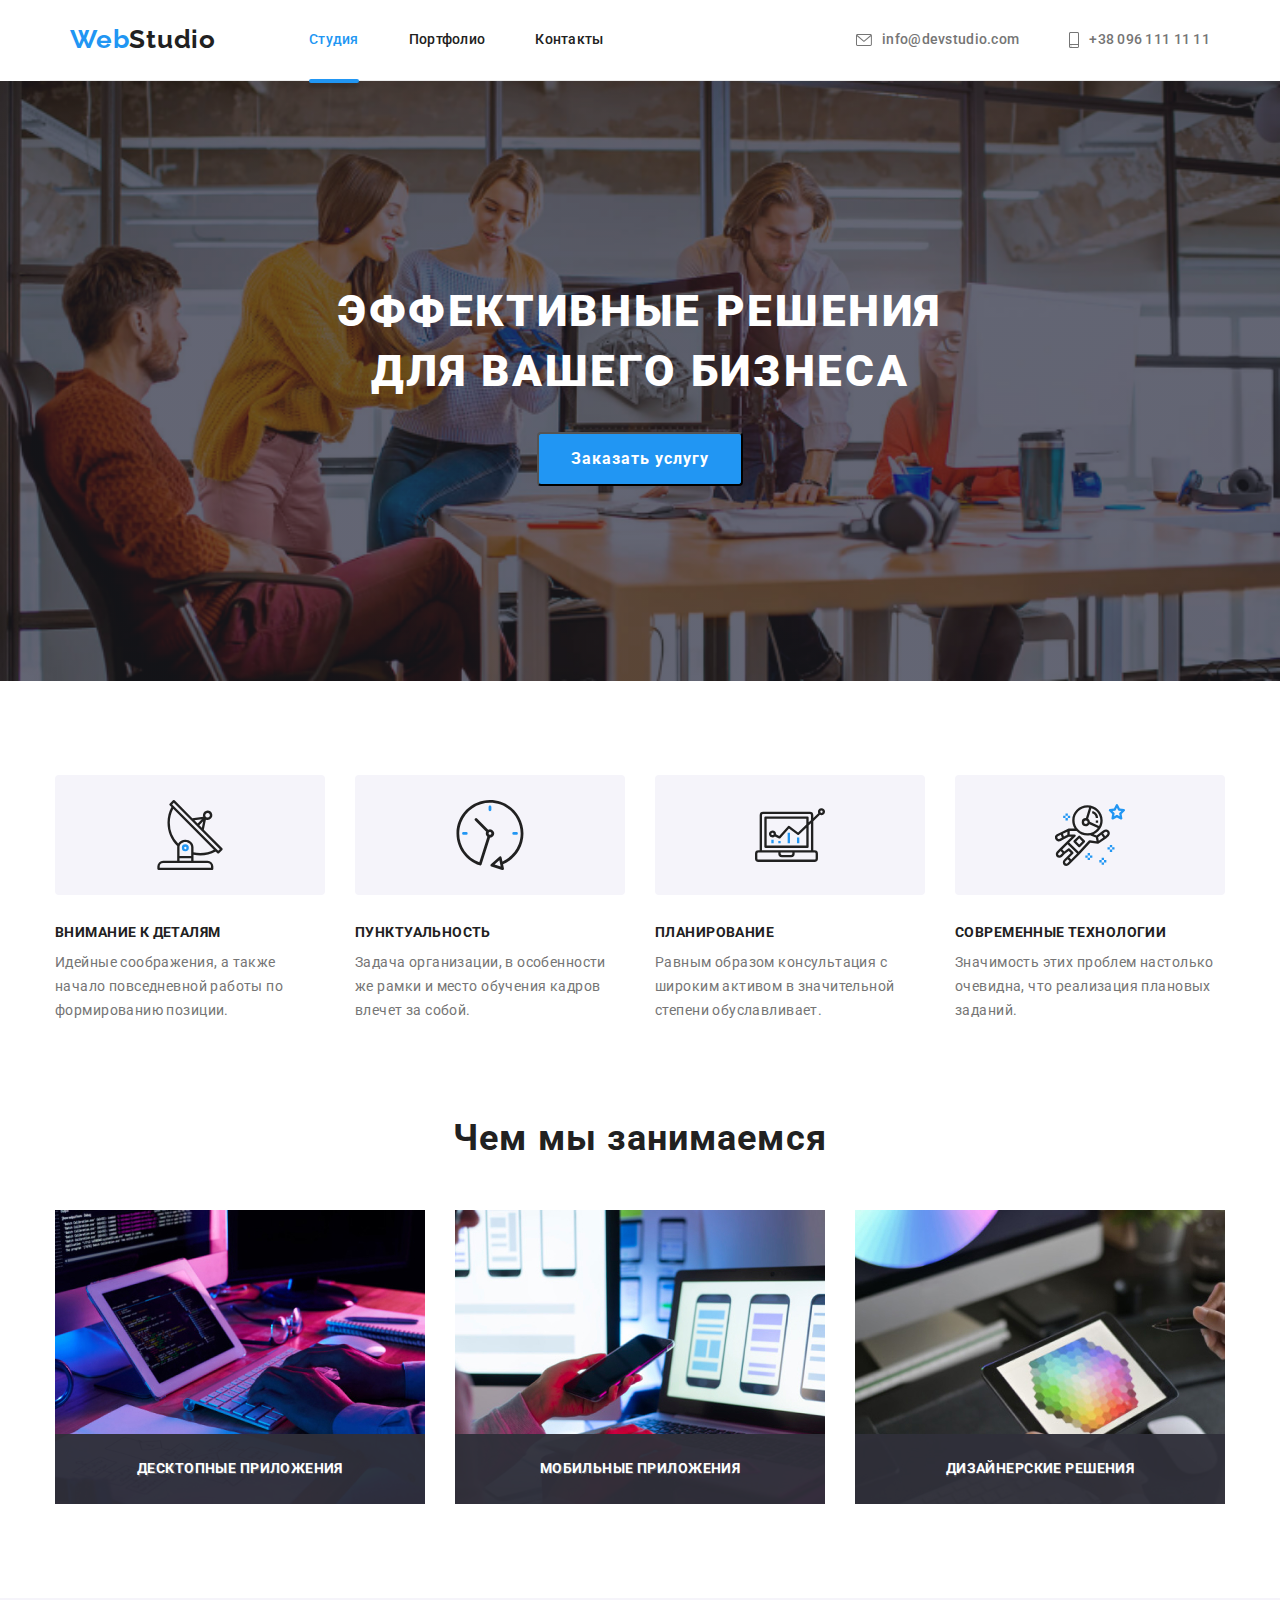
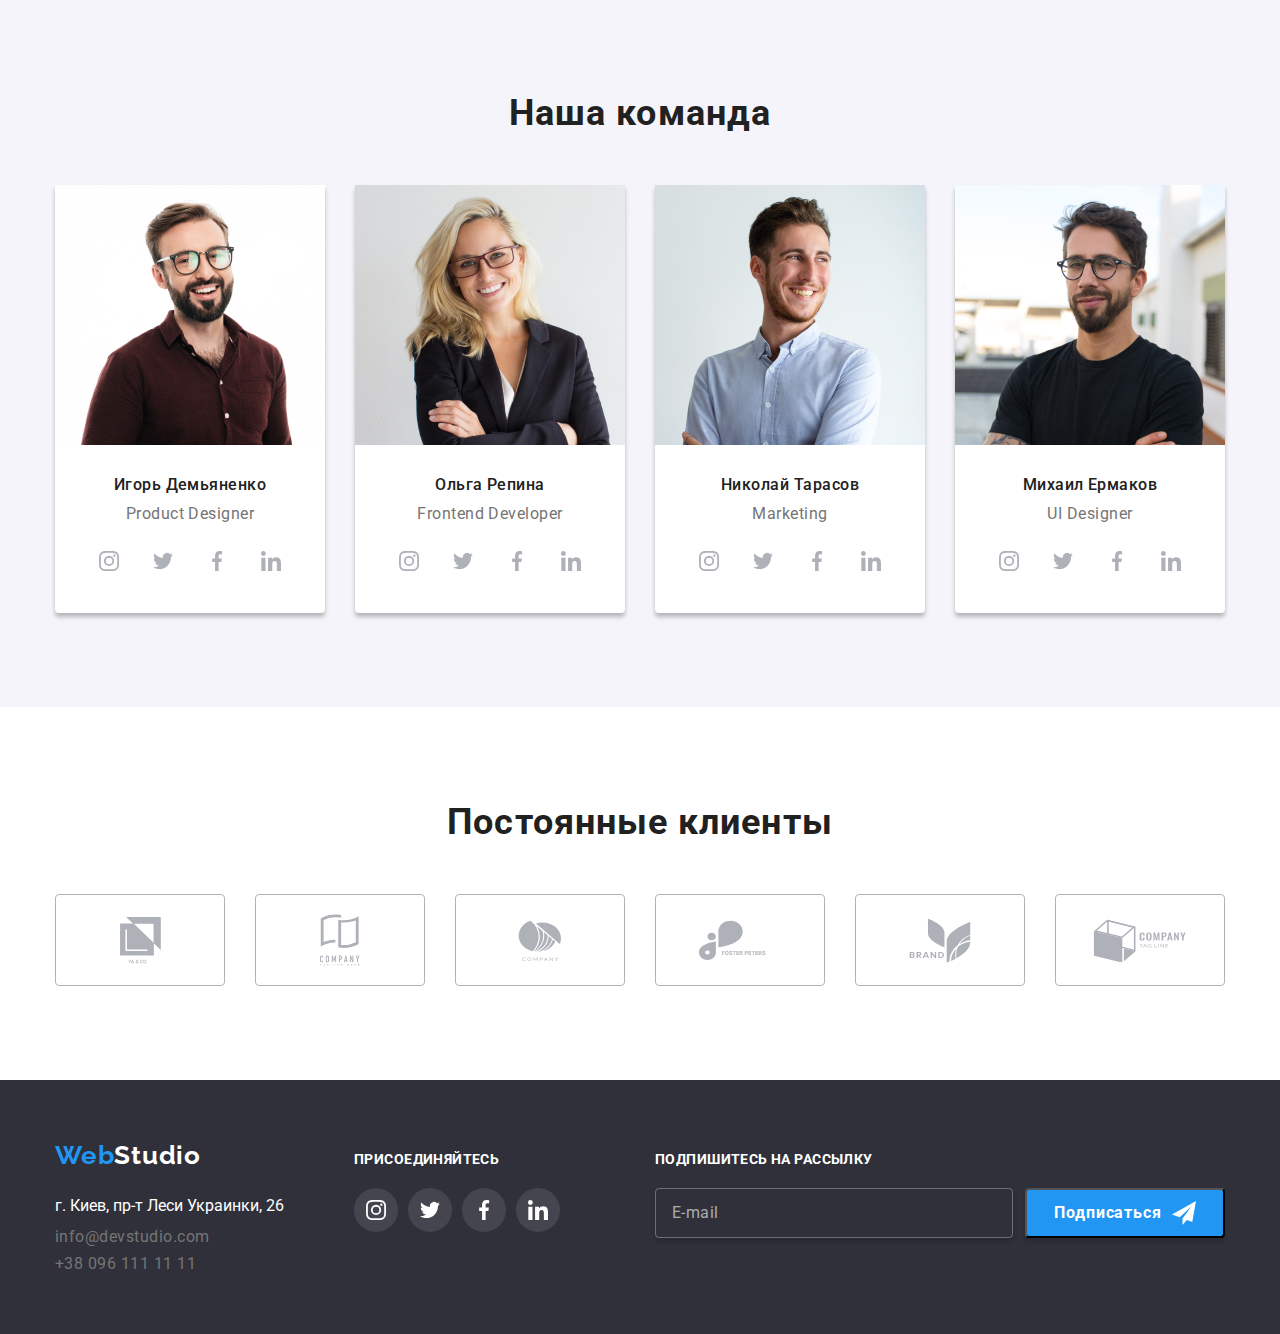
<file: index.html>
<!DOCTYPE html>
<html lang="en">

<head>
    <meta charset="UTF-8">
    <meta http-equiv="X-UA-Compatible" content="IE=edge">
    <meta name="viewport" content="width=device-width, initial-scale=1.0">
    <title>htmlcss38</title>
    <link rel="preconnect" href="https://fonts.gstatic.com">
    <link href="https://fonts.googleapis.com/css2?family=Raleway:wght@700&display=swap" rel="stylesheet">
    <link rel="preconnect" href="https://fonts.gstatic.com">
    <link href="https://fonts.googleapis.com/css2?family=Roboto:wght@400;500;700;900&display=swap" rel="stylesheet">
    <link rel="stylesheet"
        href="https://cdnjs.cloudflare.com/ajax/libs/modern-normalize/1.1.0/modern-normalize.min.css">
    <link rel="stylesheet" href="./css/main.min.css" />
</head>

<body class="pagebody">
    <!--Header-section-->
    <header class="header container">
        <div class="">
            <nav class="nav-section container">
                <a href="" class="logo logo--header"><span class="logo--accent">Web</span>Studio</a>
                <button class="mobile-open">
                    <svg class="icon-menu" width="40px" height="40px" aria-label="Кнопка мобильного меню">
                        <use href="./images/icons.svg#menu"></use>
                    </svg>
                </button>
            
                <nav class="">
                    <ul class="site-nav">
                        <li class="site-nav__item"> <a href="./index.html" class="site-nav__link site-nav__link--current">Студия</a>
                        </li>
                        <li class="site-nav__item"> <a href="./portfolio.html" class="site-nav__link">Портфолио</a> </li>
                        <li class="site-nav__item"> <a href="" class="site-nav__link">Контакты</a> </li>
                    </ul>
                </nav>
            
                <ul class="contact-list">
                    <li class="contact-list__item"><a href="mailto:info@devstudio.com" class="contact-link">
                            <svg class="head-contacts__icon" width="16" height="12">
                                <use href="./images/icons.svg#icon-mail"></use>
                            </svg>
                            info@devstudio.com</a></li>
                    <li class="contact-list__item"><a href="tel:+380961111111" class="contact-link">
                            <svg class="head-contacts__icon" width="10" height="16">
                                <use href="./images/icons.svg#icon-smartphone"></use>
                            </svg>
                            +38 096 111 11 11</a></li>
                </ul>
            </nav>
            
            <div class="container mobile touch-transform is-hidden">
                <div class="">
                    <div class="mobile-container touch-transform">
                        <button class="mobile-close">
                            <svg class="icon-menu-close" width="40" height="40">
                                <use href="./images/icons.svg#menu-close"></use>
                            </svg>
                        </button>
                        <ul class="mobile-menu">
                            <li class="mobile-menu__item">
                                <a href="./index.html" class="mobile-menu__link active">Студия</a>
                            </li>
                            <li class="mobile-menu__item">
                                <a href="./portfolio.html" class="mobile-menu__link">Портфолио</a>
                            </li>
                            <li class="mobile-menu__item">
                                <a href="" class="mobile-menu__link">Контакты</a>
                            </li>
                        </ul>
                        <div class="mobile-bottom">
                            <ul class="mobile-contacts">
                                <li class="mobile-contacts__item">
                                    <a href="tel:+380961111111" class="mobile-contacts__tel">+38 096 111 11 11</a>
                                </li>
                                <li class="mobile-contacts__item">
                                    <a href="mailto:info@devstudio.com" class="mobile-contacts__mail">info@devstudio.com</a>
                                </li>
                            </ul>
                            <ul class="burger-links">
                                <li class="burger-links__item"><a href="" class="burger-links-link"></a>Instagram</li>
                                <li class="burger-links__item"></li>
                                <li class="burger-links__item"><a href="" class="burger-links-link"></a>Twitter</li>
                                <li class="burger-links__item"></li>
                                <li class="burger-links__item"><a href="" class="burger-links-link"></a>Facebook</li>
                                <li class="burger-links__item"></li>
                                <li class="burger-links__item"><a href="" class="burger-links-link"></a>LinkedIn</li>
                            </ul>
                        </div>
                    </div>
                </div>
                
            </div>
        </div>
    </header>

    <main>
        <!--Hero-section-->
        <section class="">
            <div class="hero">
                <div class="hero__overlay">
                    <h1 class="hero__title">Эффективные решения для вашего бизнеса</h1>
                    <button type="button" class="cursors hero__btn" data-modal-open>Заказать услугу</button>
                </div>
            </div>
        </section>

        <!-- Backdrop & Modal -->
        <div class="backdrop is-hidden" data-modal>
            <div class="modal">
                <button type="button" class="modal__btn-close cursors" atl="Close" data-modal-close>
                    <svg class="modal__icon-close" width="11" height="11">
                        <use href="./images/icons.svg#icon-close"></use>
                    </svg>
                </button>

                <form class="form">
                    <h3 class="form__title">Оставьте свои данные, мы вам перезвоним</h3>
                    
                    <div class="form__field">
                        <label for="name" class="form__label">Имя</label>
                        <div class="form__input-box">
                            <input type="text" class="form__input" name="name" id="name" />
                            <svg class="form__icon" width="18" height="18">
                                <use href="./images/icons.svg#person-black"></use>
                            </svg>
                        </div>
                    </div>
                    
                    <div class="form__field">
                        <label for="tel" class="form__label">Телефон</label>
                        <div class="form__input-box">
                            <input type="tel" class="form__input" name="tel" id="tel" />
                            <svg class="form__icon" width="18" height="18">
                                <use href="./images/icons.svg#phone-black"></use>
                            </svg>
                        </div>
                    </div>
                    
                    <div class="form__field">
                        <label for="mail" class="form__label">Почта</label>
                        <div class="form__input-box">
                            <input type="email" class="form__input" name="mail" id="mail" />
                            <svg class="form__icon" width="18" height="18">
                                <use href="./images/icons.svg#email-black"></use>
                            </svg>
                        </div> 
                    </div>

                    <div class="form__field">
                        <label for="comment" class="form__label">Комментарий</label>
                        <textarea name="comment" id="comment" class="form__comment-area" placeholder="Введите текст"></textarea>
                    </div>

                    
                    <label class="policy">
                        <input class="policy__checkbox" type="checkbox" name="agree">
                        <span class="policy__icon"></span>
                        <span>Соглашаюсь с рассылкой и принимаю</span>&nbsp;
                        <a href="" class="policy__link">Условия договора</a>
                    </label>
                    
                    
                    <button type="submit" class="form__btn-submit cursors">Отправить</button>
                </form>

            </div>
        </div>

        <!--Features-section-->
        <section class="section">
            <div class="container">
                <ul class="feature__list">

                    <li class="feature__item">
                        <div class="feature__pic">
                            <svg class="feature__icon">
                                <use href="./images/icons.svg#icon-antenna"></use>
                            </svg>
                        </div>
                        <div class="feature__content">
                            <h3 class="feature__title">Внимание к деталям</h3>
                            <p class="feature__text">Идейные соображения, а также начало повседневной работы по формированию
                                позиции.</p>
                        </div>
                    </li>

                    <li class="feature__item">
                        <div class="feature__pic">
                            <svg class="feature__icon">
                                <use href="./images/icons.svg#icon-clock"></use>
                            </svg>
                        </div>
                        <div class="feature__content">
                            <h3 class="feature__title">Пунктуальность</h3>
                            <p class="feature__text">Задача организации, в особенности же рамки и место обучения кадров влечет за
                                собой.</p>
                        </div>
                    </li>

                    <li class="feature__item">
                        <div class="feature__pic">
                            <svg class="feature__icon">
                                <use href="./images/icons.svg#icon-diagram"></use>
                            </svg>
                        </div>
                        <div class="feature__content">
                            <h3 class="feature__title">Планирование</h3>
                            <p class="feature__text">Равным образом консультация с широким активом в значительной степени
                                обуславливает.</p>
                        </div>
                    </li>

                    <li class="feature__item">
                        <div class="feature__pic">
                            <svg class="feature__icon">
                                <use href="./images/icons.svg#icon-astronaut"></use>
                            </svg>
                        </div>
                        <div class="feature__content">
                            <h3 class="feature__title">Современные технологии</h3>
                            <p class="feature__text">Значимость этих проблем настолько очевидна, что реализация плановых заданий.
                            </p>
                        </div>
                    </li>

                </ul>
            </div>
        </section>

        <!--Services-list-->
        <section class="section services__box">

            <div class="container">
                <h2 class="services__title">Чем мы занимаемся</h2>
                <ul class="services__list">

                    <li class="services__item">
                        <a href="" class="services__link">
                            <article class="services__card">
                                <div class="services__thumb cursors">
                                    <img srcset="./images/service1.jpg 1x,
                                    ./images/service1@2x.jpg 2x,"
                                    scr="./images/service1.jpg" 
                                    alt="service-1" width="370" height="294" />
                                    <p class="services__label">Десктопные приложения</p>
                                </div>
                            </article>
                        </a>
                    </li>

                    <li class="services__item">
                        <a href="" class="services__link">
                            <article class="services__card">
                                <div class="services__thumb">
                                    <img srcset="./images/service2.jpg 1x,
                                    ./images/service2@2x.jpg 2x,"
                                    scr="./images/service2.jpg" 
                                    alt="service-2" width="370" height="294" />
                                    <p class="services__label">Мобильные приложения</p>
                                </div>
                            </article>
                        </a>
                    </li>

                    <li class="services__item">
                        <a href="" class="services__link">
                            <article class="services__card">
                                <div class="services__thumb">
                                    <img srcset="./images/service3.jpg 1x,
                                    ./images/service3@2x.jpg 2x,"
                                    scr="./images/service3.jpg" 
                                    alt="service-3" width="370" height="294" />
                                    <p class="services__label">Дизайнерские решения</p>
                                </div>
                            </article>
                        </a>
                    </li>

                </ul>
            </div>

        </section>

        <!--Our-team-section-->
        <section class="section team__box">

            <div class="container">
                <h2 class="team__title">Наша команда</h2>

                <ul class="team__list">

                    <li class="team__card">
                        <article class="team__article">
                            <div class="team__thumb">
                                <picture>
                                    <source srcset="./images/team-cards/team1-desktop.jpg 1x, ./images/team-cards/team1-desktop@2x.jpg 2x"
                                        media="(min-width: 1200px)">
                                    <source srcset="./images/team-cards/team1-tablet.jpg 1x, ./images/team-cards/team1-tablet@2x.jpg 2x"
                                        media="(min-width: 768px)">
                                    <source srcset="./images/team-cards/team1-mobile.jpg 1x, ./images/team-cards/team1-mobile@2x.jpg 2x"
                                        media="(min-width: 480px)">
                                    <img width="460" src="./images/team-cards/team1-mobile.jpg" alt="igor-demyanenko">
                                </picture>
                            </div>

                            <div class="team__content">
                                <h3 class="team__worker-name">Игорь Демьяненко</h3>
                                <p class="team__worker-function">Product Designer</p>
                            </div>

                            <ul class="team__social">
                                <li class="team__social-item">
                                    <a href="" class="team__social-link">
                                        <svg class="team__social-icon">
                                            <use href="./images/icons.svg#icon-instagram"></use>
                                        </svg>
                                    </a>
                                </li>
                                <li class="team__social-item">
                                    <a href="" class="team__social-link">
                                        <svg class="team__social-icon">
                                            <use href="./images/icons.svg#icon-twitter"></use>
                                        </svg>
                                    </a>
                                </li>
                                <li class="team__social-item">
                                    <a href="" class="team__social-link">
                                        <svg class="team__social-icon">
                                            <use href="./images/icons.svg#icon-facebook"></use>
                                        </svg>
                                    </a>
                                </li>
                                <li class="team__social-item">
                                    <a href="" class="team__social-link">
                                        <svg class="team__social-icon">
                                            <use href="./images/icons.svg#icon-linkedin"></use>
                                        </svg>
                                    </a>
                                </li>
                            </ul>

                        </article>
                    </li>

                    <li class="team__card">
                        <article class="team__article">
                            <div class="team__thumb">
                                <picture>
                                    <source srcset="./images/team-cards/team2-desktop.jpg 1x, ./images/team-cards/team2-desktop@2x.jpg 2x"
                                        media="(min-width: 1200px)">
                                    <source srcset="./images/team-cards/team2-tablet.jpg 1x, ./images/team-cards/team2-tablet@2x.jpg 2x"
                                        media="(min-width: 768px)">
                                    <source srcset="./images/team-cards/team2-mobile.jpg 1x, ./images/team-cards/team2-mobile@2x.jpg 2x"
                                        media="(min-width: 480px)">
                                    <img width="460" src="./images/team-cards/team2-mobile.jpg" alt="olga-repina">
                                </picture>
                                
                            </div>

                            <div class="team__content">
                                <h3 class="team__worker-name">Ольга Репина</h3>
                                <p class="team__worker-function">Frontend Developer</p>
                            </div>

                            <ul class="team__social">
                                <li class="team__social-item">
                                    <a href="" class="team__social-link">
                                        <svg class="team__social-icon">
                                            <use href="./images/icons.svg#icon-instagram"></use>
                                        </svg>
                                    </a>
                                </li>
                                <li class="team__social-item">
                                    <a href="" class="team__social-link">
                                        <svg class="team__social-icon">
                                            <use href="./images/icons.svg#icon-twitter"></use>
                                        </svg>
                                    </a>
                                </li>
                                <li class="team__social-item">
                                    <a href="" class="team__social-link">
                                        <svg class="team__social-icon">
                                            <use href="./images/icons.svg#icon-facebook"></use>
                                        </svg>
                                    </a>
                                </li>
                                <li class="team__social-item">
                                    <a href="" class="team__social-link">
                                        <svg class="team__social-icon">
                                            <use href="./images/icons.svg#icon-linkedin"></use>
                                        </svg>
                                    </a>
                                </li>
                            </ul>

                        </article>
                    </li>

                    <li class="team__card">
                        <article class="team__article">
                            <div class="team__thumb">
                                <picture>
                                    <source srcset="./images/team-cards/team3-desktop.jpg 1x, ./images/team-cards/team3-desktop@2x.jpg 2x"
                                        media="(min-width: 1200px)">
                                    <source srcset="./images/team-cards/team3-tablet.jpg 1x, ./images/team-cards/team3-tablet@2x.jpg 2x"
                                        media="(min-width: 768px)">
                                    <source srcset="./images/team-cards/team3-mobile.jpg 1x, ./images/team-cards/team3-mobile@2x.jpg 2x"
                                        media="(min-width: 480px)">
                                    <img width="460" src="./images/team-cards/team3-mobile.jpg" alt="nikolay-tarasov">
                                </picture>
                                
                            </div>

                            <div class="team__content">
                                <h3 class="team__worker-name">Николай Тарасов</h3>
                                <p class="team__worker-function">Marketing</p>
                            </div>

                            <ul class="team__social">
                                <li class="team__social-item">
                                    <a href="" class="team__social-link">
                                        <svg class="team__social-icon">
                                            <use href="./images/icons.svg#icon-instagram"></use>
                                        </svg>
                                    </a>
                                </li>
                                <li class="team__social-item">
                                    <a href="" class="team__social-link">
                                        <svg class="team__social-icon">
                                            <use href="./images/icons.svg#icon-twitter"></use>
                                        </svg>
                                    </a>
                                </li>
                                <li class="team__social-item">
                                    <a href="" class="team__social-link">
                                        <svg class="team__social-icon">
                                            <use href="./images/icons.svg#icon-facebook"></use>
                                        </svg>
                                    </a>
                                </li>
                                <li class="team__social-item">
                                    <a href="" class="team__social-link">
                                        <svg class="team__social-icon">
                                            <use href="./images/icons.svg#icon-linkedin"></use>
                                        </svg>
                                    </a>
                                </li>
                            </ul>

                        </article>
                    </li>

                    <li class="team__card">
                        <article class="team__article">
                            <div class="team__thumb">
                                <picture>
                                    <source srcset="./images/team-cards/team4-desktop.jpg 1x, ./images/team-cards/team4-desktop@2x.jpg 2x"
                                        media="(min-width: 1200px)">
                                    <source srcset="./images/team-cards/team4-tablet.jpg 1x, ./images/team-cards/team4-tablet@2x.jpg 2x"
                                        media="(min-width: 768px)">
                                    <source srcset="./images/team-cards/team4-mobile.jpg 1x, ./images/team-cards/team4-mobile@2x.jpg 2x"
                                        media="(min-width: 480px)">
                                    <img width="460" src="./images/team-cards/team4-mobile.jpg" alt="mikhail-yermakov">
                                </picture>
                            </div>

                            <div class="team__content">
                                <h3 class="team__worker-name">Михаил Ермаков</h3>
                                <p class="team__worker-function">UI Designer</p>
                            </div>
                            <ul class="team__social">
                                <li class="team__social-item">
                                    <a href="" class="team__social-link">
                                        <svg class="team__social-icon">
                                            <use href="./images/icons.svg#icon-instagram"></use>
                                        </svg>
                                    </a>
                                </li>
                                <li class="team__social-item">
                                    <a href="" class="team__social-link">
                                        <svg class="team__social-icon">
                                            <use href="./images/icons.svg#icon-twitter"></use>
                                        </svg>
                                    </a>
                                </li>
                                <li class="team__social-item">
                                    <a href="" class="team__social-link">
                                        <svg class="team__social-icon">
                                            <use href="./images/icons.svg#icon-facebook"></use>
                                        </svg>
                                    </a>
                                </li>
                                <li class="team__social-item">
                                    <a href="" class="team__social-link">
                                        <svg class="team__social-icon">
                                            <use href="./images/icons.svg#icon-linkedin"></use>
                                        </svg>
                                    </a>
                                </li>
                            </ul>
                        </article>
                    </li>
                </ul>
            </div>

        </section>

        <!--Regular customers-->
        <section class="section">
            <div class="container">

                <h2 class="customers__title">Постоянные клиенты</h2>

                <ul class="customers">
                    <li class="customers__item">
                        <a href="" class="cursors customers__link">
                            <svg class="customers__icon" width="41" height="46.7">
                                <use href="./images/icons.svg#icon-client1"></use>
                            </svg>
                        </a>

                    </li>

                    <li class="customers__item">
                        <a href="" class="cursors customers__link">
                            <svg class="customers__icon" width="40" height="52">
                                <use href="./images/icons.svg#icon-client2"></use>
                            </svg>
                        </a>
                    </li>

                    <li class="customers__item">
                        <a href="" class="cursors customers__link">
                            <svg class="customers__icon" width="43.46" height="41.18">
                                <use href="./images/icons.svg#icon-client3"></use>
                            </svg>
                        </a>
                    </li>

                    <li class="customers__item">
                        <a href="" class="cursors customers__link">
                            <svg class="customers__icon" width="84.44" height="40.62">
                                <use href="./images/icons.svg#icon-client4"></use>
                            </svg>
                        </a>
                    </li>

                    <li class="customers__item">
                        <a href="" class="cursors customers__link">
                            <svg class="customers__icon" width="62.54" height="45.43">
                                <use href="./images/icons.svg#icon-client5"></use>
                            </svg>
                        </a>
                    </li>

                    <li class="customers__item">
                        <a href="" class="cursors customers__link">
                            <svg class="customers__icon" width="93.79" height="43.93">
                                <use href="./images/icons.svg#icon-client6"></use>
                            </svg>
                        </a>
                    </li>

                </ul>

            </div>
        </section>
    </main>

    <!--Footer-section-->
    <footer class="footer">
        <div class="container">
            <section class=" footer__section">
                <div class="contacts">
                    <a href="./index.html" class="logo logo--footer"><span class="logo--accent">Web</span>Studio</a>
                    <address class="footer__address">г. Киев, пр-т Леси Украинки, 26</address>
                    <ul class="footer__contacts">
                        <li class="footer__contacts--item"><a href="mailto:info@devstudio.com"
                                class="footer__nav-link">info@devstudio.com</a></li>
                        <li class="footer__contacts--item"><a href="tel:+380961111111" class="footer__nav-link">+38 096 111 11
                                11</a></li>
                    </ul>
                </div>
                <div class="footer__social-media">
                    <h3 class="footer__title">присоединяйтесь</h3>
                    <div class="footer__social-links">
                        <a href="" class="social-media__link">
                            <svg class="join-us__icon" width="20" height="20">
                                <use href="./images/icons.svg#icon-instagram"></use>
                            </svg>
                        </a>
                        <a href="" class="social-media__link">
                            <svg class="join-us__icon" width="20" height="20">
                                <use href="./images/icons.svg#icon-twitter"></use>
                            </svg>
                        </a>
                        <a href="" class="social-media__link">
                            <svg class="join-us__icon" width="20" height="20">
                                <use href="./images/icons.svg#icon-facebook"></use>
                            </svg>
                        </a>
                        <a href="" class="social-media__link">
                            <svg class="join-us__icon" width="20" height="20">
                                <use href="./images/icons.svg#icon-linkedin"></use>
                            </svg>
                        </a>
                    </div>
                </div>
                <div class="footer__subscription">
                    <h3 class="footer__title">подпишитесь на рассылку</h3>
                    <div class="subscribe__list">
                        <input type="email" class="subscribe__input" name="mail" id="mail" placeholder="E-mail" />
                        <button class="subscribe__btn cursors">
                            Подписаться
                            <svg class="subscribe__icon" width="24" height="24">
                                <use href="./images/icons.svg#send"></use>
                            </svg>
                        </button>
                    </div>
                </div>
            </section>
        </div>
        
    </footer>

    <script src="./js/mobile-menu.js"></script>
    <script src="./js/modal.js"></script>
</body>

</html>
</file>
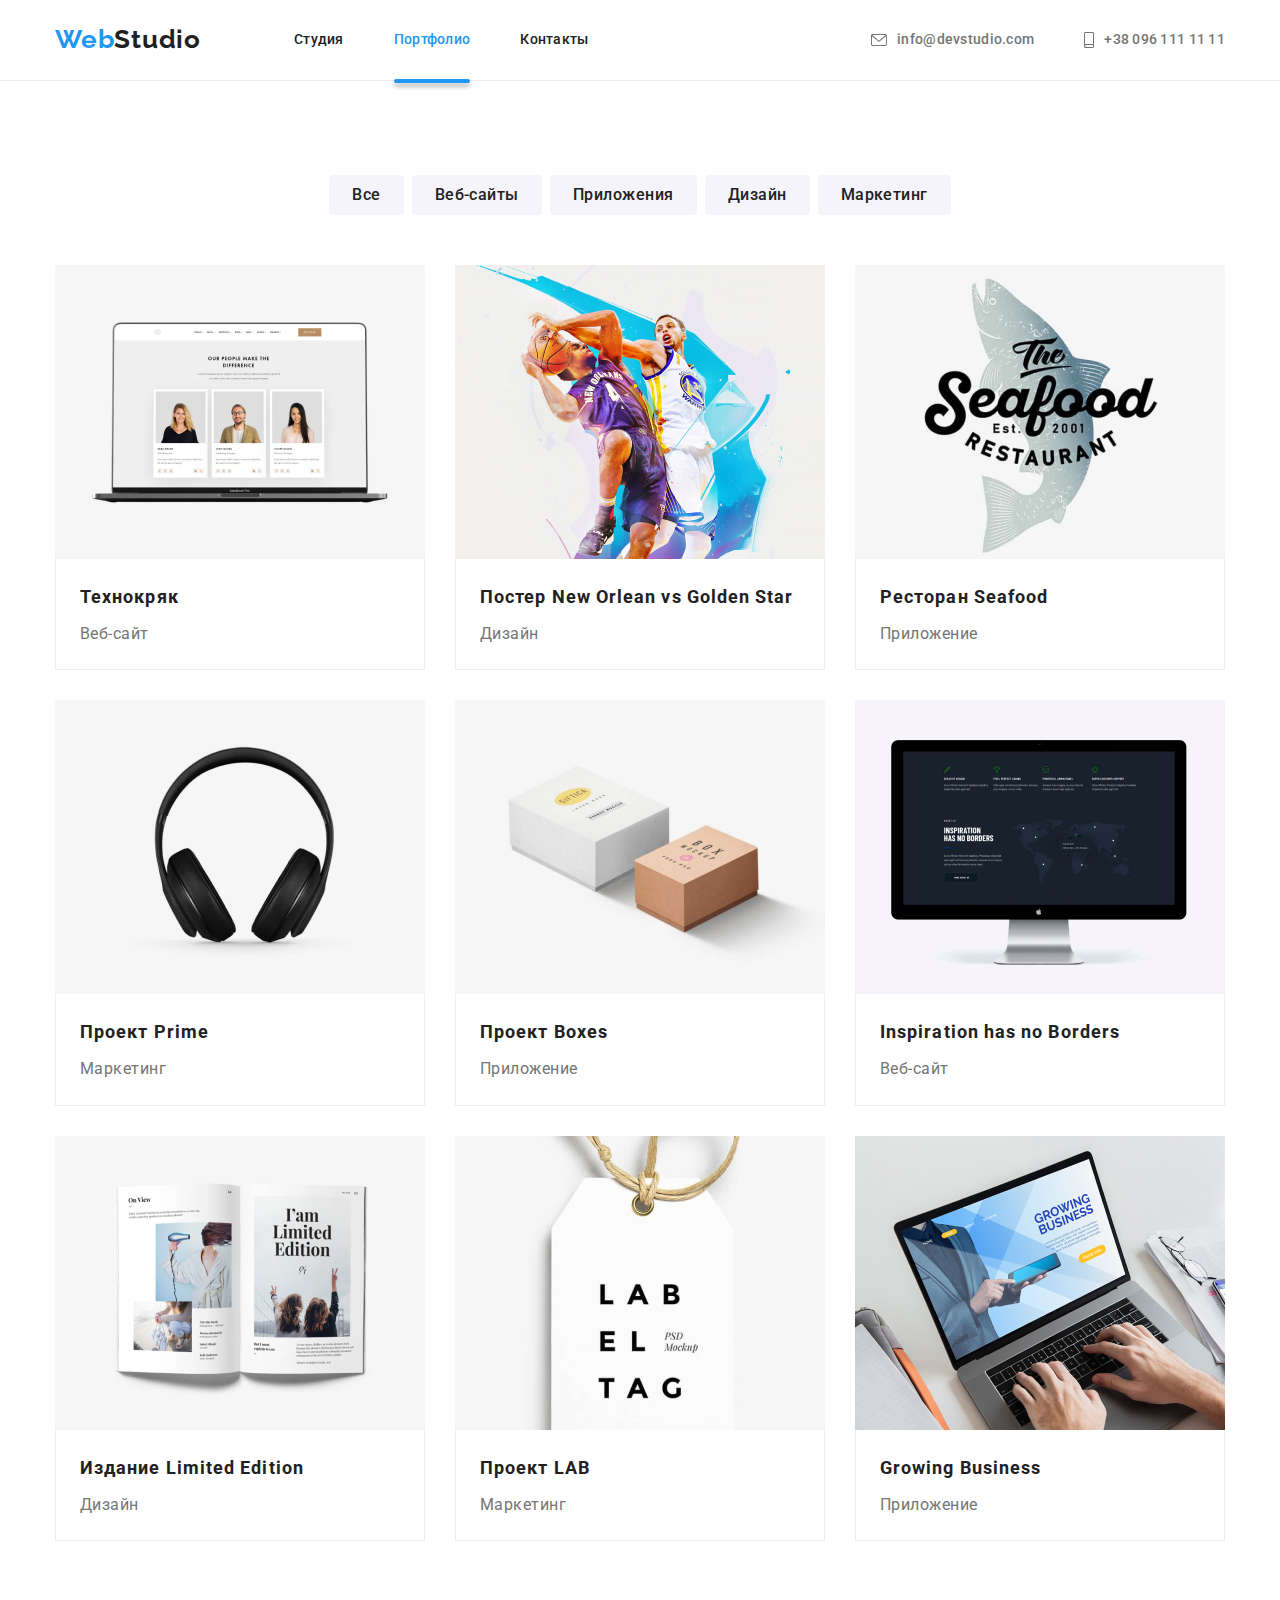
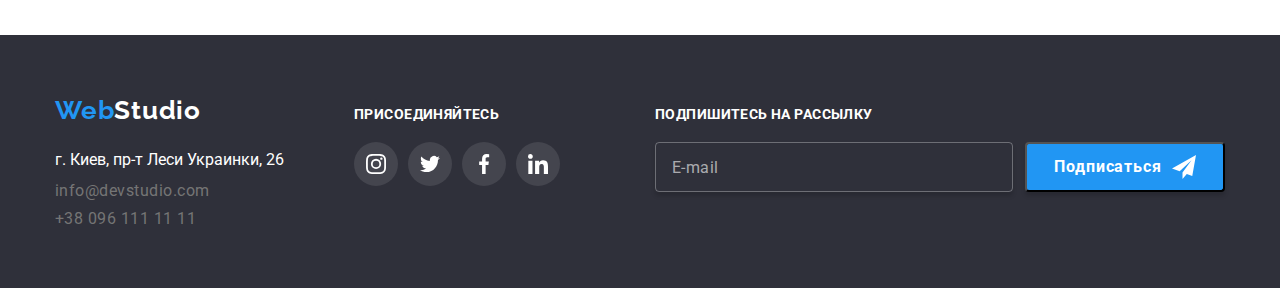
<file: portfolio.html>
<!DOCTYPE html>
<html lang="en">

<head>
    <meta charset="UTF-8">
    <meta http-equiv="X-UA-Compatible" content="IE=edge">
    <meta name="viewport" content="width=device-width, initial-scale=1.0">
    <title>htmlcss38</title>
    <link rel="preconnect" href="https://fonts.gstatic.com">
    <link href="https://fonts.googleapis.com/css2?family=Raleway:wght@700&display=swap" rel="stylesheet">
    <link rel="preconnect" href="https://fonts.gstatic.com">
    <link href="https://fonts.googleapis.com/css2?family=Roboto:wght@400;500;700;900&display=swap" rel="stylesheet">
    <link rel="stylesheet"
        href="https://cdnjs.cloudflare.com/ajax/libs/modern-normalize/1.1.0/modern-normalize.min.css">
    <link rel="stylesheet" href="./css/main.min.css" />
</head>

<body class="pagebody">
    <!--Header-section-->
    <header class="header">
        <div class="container">
            <nav class="nav-section">
                <a href="" class="logo logo--header"><span class="logo--accent">Web</span>Studio</a>
                <button class="mobile-open">
                    <svg class="icon-menu" width="40px" height="40px" aria-label="Кнопка мобильного меню">
                        <use href="./images/icons.svg#menu"></use>
                    </svg>
                </button>
    
                <nav class="">
                    <ul class="site-nav">
                        <li class="site-nav__item"> <a href="./index.html"
                                class="site-nav__link">Студия</a>
                        </li>
                        <li class="site-nav__item"> <a href="./portfolio.html" class="site-nav__link site-nav__link--current">Портфолио</a> </li>
                        <li class="site-nav__item"> <a href="" class="site-nav__link">Контакты</a> </li>
                    </ul>
                </nav>
    
                <ul class="contact-list">
                    <li class="contact-list__item"><a href="mailto:info@devstudio.com" class="contact-link">
                            <svg class="head-contacts__icon" width="16" height="12">
                                <use href="./images/icons.svg#icon-mail"></use>
                            </svg>
                            info@devstudio.com</a></li>
                    <li class="contact-list__item"><a href="tel:+380961111111" class="contact-link">
                            <svg class="head-contacts__icon" width="10" height="16">
                                <use href="./images/icons.svg#icon-smartphone"></use>
                            </svg>
                            +38 096 111 11 11</a></li>
                </ul>
            </nav>
    
            <div class="mobile touch-transform is-hidden">
                <div class="container">
                    <div class="mobile-container touch-transform">
                        <button class="mobile-close">
                            <svg class="icon-menu-close" width="40" height="40">
                                <use href="./images/icons.svg#menu-close"></use>
                            </svg>
                        </button>
                        <ul class="mobile-menu">
                            <li class="mobile-menu__item">
                                <a href="./index.html" class="mobile-menu__link active">Студия</a>
                            </li>
                            <li class="mobile-menu__item">
                                <a href="./portfolio.html" class="mobile-menu__link">Портфолио</a>
                            </li>
                            <li class="mobile-menu__item">
                                <a href="" class="mobile-menu__link">Контакты</a>
                            </li>
                        </ul>
                        <div class="mobile-bottom">
                            <ul class="mobile-contacts">
                                <li class="mobile-contacts__item">
                                    <a href="tel:+380961111111" class="mobile-contacts__tel">+38 096 111 11 11</a>
                                </li>
                                <li class="mobile-contacts__item">
                                    <a href="mailto:info@devstudio.com" class="mobile-contacts__mail">info@devstudio.com</a>
                                </li>
                            </ul>
                            <ul class="burger-links">
                                <li class="burger-links__item"><a href="" class="burger-links-link"></a>Instagram</li>
                                <li class="burger-links__item"></li>
                                <li class="burger-links__item"><a href="" class="burger-links-link"></a>Twitter</li>
                                <li class="burger-links__item"></li>
                                <li class="burger-links__item"><a href="" class="burger-links-link"></a>Facebook</li>
                                <li class="burger-links__item"></li>
                                <li class="burger-links__item"><a href="" class="burger-links-link"></a>LinkedIn</li>
                            </ul>
                        </div>
                    </div>
                </div>
    
            </div>
        </div>
    </header>

    <main>
        <!--Portfolio Buttons & Cards-->
        <section class="section">

            <div class="container">

                <!-- Portfolio Button Menu -->
                <ul class="button-menu">
                    <li class="button-menu__item"><button type="button" class="cursors button-menu__btn">Все</button></li>
                    <li class="button-menu__item"><button type="button" class="cursors button-menu__btn">Веб-сайты</button></li>
                    <li class="button-menu__item"><button type="button" class="cursors button-menu__btn">Приложения</button></li>
                    <li class="button-menu__item"><button type="button" class="cursors button-menu__btn">Дизайн</button></li>
                    <li class="button-menu__item"><button type="button" class="cursors button-menu__btn">Маркетинг</button></li>
                </ul>

                <!-- Portfolio Card Menu -->
                <ul class="card-menu__list">
                    <li class="card-menu__card"> 
                        <a href="" class="card-menu__link">
                            
                                <div class="card-menu__thumb">
                                    
                                    <picture>
                                        <source srcset="./images/portfolio-cards/card1-desktop.jpg 1x, ./images/portfolio-cards/card1-desktop@2x.jpg 2x"
                                            media="(min-width: 1200px)">
                                        <source srcset="./images/portfolio-cards/card1-tablet.jpg 1x, ./images/portfolio-cards/card1-tablet@2x.jpg 2x"
                                            media="(min-width: 768px)">
                                        <source srcset="./images/portfolio-cards/card1-mobile.jpg 1x, ./images/portfolio-cards/card1-mobile@2x.jpg 2x"
                                            media="(min-width: 480px)">
                                        <img width="450" src="./images/portfolio-cards/card1-mobile.jpg" alt="card1">
                                    </picture>
                                    <div class="card-menu__overlay">
                                        <p class="card-menu__hover-description">
                                            Технокряк это современная площадка распространения коронавируса. Компании используют эту платформу для
                                            цифрового
                                            шпионажа и атак на защищённые сервера конкурентов.
                                        </p>
                                    </div>
                                </div>
                            
                                <div class="card-menu__card-content">
                                    <h3 class="card-menu__card-title">Технокряк</h3>
                                    <p class="card-menu__card-description">Веб-сайт</p>
                                </div>
                            
                        </a>                        
                    </li>

                    <li class="card-menu__card">
                        <a href="" class="card-menu__link">
                            
                                <div class="card-menu__thumb">
                                    <picture>
                                        <source srcset="./images/portfolio-cards/card2-desktop.jpg 1x, ./images/portfolio-cards/card2-desktop@2x.jpg 2x"
                                            media="(min-width: 1200px)">
                                        <source srcset="./images/portfolio-cards/card2-tablet.jpg 1x, ./images/portfolio-cards/card2-tablet@2x.jpg 2x"
                                            media="(min-width: 768px)">
                                        <source srcset="./images/portfolio-cards/card2-mobile.jpg 1x, ./images/portfolio-cards/card2-mobile@2x.jpg 2x"
                                            media="(min-width: 480px)">
                                        <img width="450" src="./images/portfolio-cards/card2-mobile.jpg" alt="card2">
                                    </picture>
                                    <div class="card-menu__overlay">
                                        <p class="card-menu__hover-description">
                                            Lorem ipsum dolor, sit amet consectetur adipisicing elit. Nulla modi officia ut.
                                        </p>
                                    </div>
                                </div>
                            
                                <div class="card-menu__card-content">
                                    <h3 class="card-menu__card-title">Постер New Orlean vs Golden Star</h3>
                                    <p class="card-menu__card-description">Дизайн</p>
                                </div>
                            
                        </a>
                    </li>

                    <li class="card-menu__card">
                        <a href="" class="card-menu__link">
                            
                                <div class="card-menu__thumb">
                                    <picture>
                                        <source srcset="./images/portfolio-cards/card3-desktop.jpg 1x, ./images/portfolio-cards/card3-desktop@2x.jpg 2x"
                                            media="(min-width: 1200px)">
                                        <source srcset="./images/portfolio-cards/card3-tablet.jpg 1x, ./images/portfolio-cards/card3-tablet@2x.jpg 2x"
                                            media="(min-width: 768px)">
                                        <source srcset="./images/portfolio-cards/card3-mobile.jpg 1x, ./images/portfolio-cards/card3-mobile@2x.jpg 2x"
                                            media="(min-width: 480px)">
                                        <img width="450" src="./images/portfolio-cards/card3-mobile.jpg" alt="card3">
                                    </picture>
                                    <div class="card-menu__overlay">
                                        <p class="card-menu__hover-description">
                                            Lorem ipsum dolor sit, amet consectetur adipisicing elit. Dignissimos dolorum error quisquam, corrupti
                                            deserunt repellat.
                                        </p>
                                    </div>
                                </div>
                            
                                <div class="card-menu__card-content">
                                    <h3 class="card-menu__card-title">Ресторан Seafood</h3>
                                    <p class="card-menu__card-description">Приложение</p>
                                </div>
                            
                        </a>
                    </li>

                    <li class="card-menu__card">
                        <a href="" class="card-menu__link">
                            
                                <div class="card-menu__thumb">
                                    <picture>
                                        <source srcset="./images/portfolio-cards/card4-desktop.jpg 1x, ./images/portfolio-cards/card4-desktop@2x.jpg 2x"
                                            media="(min-width: 1200px)">
                                        <source srcset="./images/portfolio-cards/card4-tablet.jpg 1x, ./images/portfolio-cards/card4-tablet@2x.jpg 2x"
                                            media="(min-width: 768px)">
                                        <source srcset="./images/portfolio-cards/card4-mobile.jpg 1x, ./images/portfolio-cards/card4-mobile@2x.jpg 2x"
                                            media="(min-width: 480px)">
                                        <img width="450" src="./images/portfolio-cards/card4-mobile.jpg" alt="card4">
                                    </picture>
                                    <div class="card-menu__overlay">
                                        <p class="card-menu__hover-description">
                                            Lorem ipsum dolor sit, amet consectetur adipisicing elit. A dignissimos amet, voluptatum placeat incidunt
                                            magni unde corrupti dolorem eveniet!
                                        </p>
                                    </div>
                                </div>
                            
                                <div class="card-menu__card-content">
                                    <h3 class="card-menu__card-title">Проект Prime</h3>
                                    <p class="card-menu__card-description">Маркетинг</p>
                                </div>
                            
                        </a>
                    </li>

                    <li class="card-menu__card">
                        <a href="" class="card-menu__link">
                            
                                <div class="card-menu__thumb">
                                <picture>
                                    <source srcset="./images/portfolio-cards/card5-desktop.jpg 1x, ./images/portfolio-cards/card5-desktop@2x.jpg 2x"
                                        media="(min-width: 1200px)">
                                    <source srcset="./images/portfolio-cards/card5-tablet.jpg 1x, ./images/portfolio-cards/card5-tablet@2x.jpg 2x"
                                        media="(min-width: 768px)">
                                    <source srcset="./images/portfolio-cards/card5-mobile.jpg 1x, ./images/portfolio-cards/card5-mobile@2x.jpg 2x"
                                        media="(min-width: 480px)">
                                    <img width="450" src="./images/portfolio-cards/card5-mobile.jpg" alt="card5">
                                </picture>
                                    <div class="card-menu__overlay">
                                        <p class="card-menu__hover-description">
                                            Lorem, ipsum dolor sit amet consectetur adipisicing elit. Ipsa dignissimos nihil doloremque quam voluptatem.
                                        </p>
                                    </div>
                                </div>
                            
                                <div class="card-menu__card-content">
                                    <h3 class="card-menu__card-title">Проект Boxes</h3>
                                    <p class="card-menu__card-description">Приложение</p>
                                </div>
                            
                        </a>
                    </li>

                    <li class="card-menu__card">
                        <a href="" class="card-menu__link">
                            
                                <div class="card-menu__thumb">
                                    <picture>
                                        <source srcset="./images/portfolio-cards/card6-desktop.jpg 1x, ./images/portfolio-cards/card6-desktop@2x.jpg 2x"
                                            media="(min-width: 1200px)">
                                        <source srcset="./images/portfolio-cards/card6-tablet.jpg 1x, ./images/portfolio-cards/card6-tablet@2x.jpg 2x"
                                            media="(min-width: 768px)">
                                        <source srcset="./images/portfolio-cards/card6-mobile.jpg 1x, ./images/portfolio-cards/card6-mobile@2x.jpg 2x"
                                            media="(min-width: 480px)">
                                        <img width="450" src="./images/portfolio-cards/card6-mobile.jpg" alt="card6">
                                    </picture>
                                    <div class="card-menu__overlay">
                                        <p class="card-menu__hover-description">
                                            Lorem, ipsum dolor sit amet consectetur adipisicing elit. Quasi veniam nulla optio? Nulla quo distinctio
                                            maxime odio numquam.
                                        </p>
                                    </div>
                                </div>
                            
                                <div class="card-menu__card-content">
                                    <h3 class="card-menu__card-title">Inspiration has no Borders</h3>
                                    <p class="card-menu__card-description">Веб-сайт</p>
                                </div>
                            
                        </a>
                    </li>

                    <li class="card-menu__card">
                        <a href="" class="card-menu__link">
                            
                                <div class="card-menu__thumb">
                                    <picture>
                                        <source srcset="./images/portfolio-cards/card7-desktop.jpg 1x, ./images/portfolio-cards/card7-desktop@2x.jpg 2x"
                                            media="(min-width: 1200px)">
                                        <source srcset="./images/portfolio-cards/card7-tablet.jpg 1x, ./images/portfolio-cards/card7-tablet@2x.jpg 2x"
                                            media="(min-width: 768px)">
                                        <source srcset="./images/portfolio-cards/card7-mobile.jpg 1x, ./images/portfolio-cards/card7-mobile@2x.jpg 2x"
                                            media="(min-width: 480px)">
                                        <img width="450" src="./images/portfolio-cards/card7-mobile.jpg" alt="card7">
                                    </picture>
                                    <div class="card-menu__overlay">
                                        <p class="card-menu__hover-description">
                                            Lorem ipsum dolor sit amet consectetur adipisicing elit. Voluptas, beatae culpa provident eum in eos odio?
                                        </p>
                                    </div>
                                </div>
                            
                                <div class="card-menu__card-content">
                                    <h3 class="card-menu__card-title">Издание Limited Edition</h3>
                                    <p class="card-menu__card-description">Дизайн</p>
                                </div>
                            
                        </a>
                    </li>

                    <li class="card-menu__card">
                        <a href="" class="card-menu__link">
                            
                                <div class="card-menu__thumb">
                                    <picture>
                                        <source srcset="./images/portfolio-cards/card8-desktop.jpg 1x, ./images/portfolio-cards/card8-desktop@2x.jpg 2x"
                                            media="(min-width: 1200px)">
                                        <source srcset="./images/portfolio-cards/card8-tablet.jpg 1x, ./images/portfolio-cards/card8-tablet@2x.jpg 2x"
                                            media="(min-width: 768px)">
                                        <source srcset="./images/portfolio-cards/card8-mobile.jpg 1x, ./images/portfolio-cards/card8-mobile@2x.jpg 2x"
                                            media="(min-width: 480px)">
                                        <img width="450" src="./images/portfolio-cards/card8-mobile.jpg" alt="card8">
                                    </picture>
                                    <div class="card-menu__overlay">
                                        <p class="card-menu__hover-description">
                                            Lorem ipsum dolor sit amet consectetur adipisicing elit. Ad error corporis rerum delectus quos consequatur
                                            quisquam sapiente?
                                        </p>
                                    </div>
                                </div>
                            
                                <div class="card-menu__card-content">
                                    <h3 class="card-menu__card-title">Проект LAB</h3>
                                    <p class="card-menu__card-description">Маркетинг</p>
                                </div>
                            
                        </a>
                    </li>

                    <li class="card-menu__card">
                        <a href="" class="card-menu__link">
                            
                                <div class="card-menu__thumb">
                                    <picture>
                                        <source srcset="./images/portfolio-cards/card9-desktop.jpg 1x, ./images/portfolio-cards/card9-desktop@2x.jpg 2x"
                                            media="(min-width: 1200px)">
                                        <source srcset="./images/portfolio-cards/card9-tablet.jpg 1x, ./images/portfolio-cards/card9-tablet@2x.jpg 2x"
                                            media="(min-width: 768px)">
                                        <source srcset="./images/portfolio-cards/card9-mobile.jpg 1x, ./images/portfolio-cards/card9-mobile@2x.jpg 2x"
                                            media="(min-width: 480px)">
                                        <img width="450" src="./images/portfolio-cards/card9-mobile.jpg" alt="card9">
                                    </picture>
                                    <div class="card-menu__overlay">
                                        <p class="card-menu__hover-description">
                                            Lorem ipsum dolor, sit amet consectetur adipisicing elit. Odit natus nostrum rem.
                                        </p>
                                    </div>
                                </div>
                            
                                <div class="card-menu__card-content">
                                    <h3 class="card-menu__card-title">Growing Business</h3>
                                    <p class="card-menu__card-description">Приложение</p>
                                </div>
                            
                        </a>
                    </li>
                </ul>

            </div>

        </section>
    </main>

    <!--Footer-section-->
    <footer class="footer">
    
        <div class="container">
            <section class=" footer__section">
                <div class="contacts">
                    <a href="./index.html" class="logo logo--footer"><span class="logo--accent">Web</span>Studio</a>
                    <address class="footer__address">г. Киев, пр-т Леси Украинки, 26</address>
                    <ul class="footer__contacts">
                        <li class="footer__contacts--item"><a href="mailto:info@devstudio.com"
                                class="footer__nav-link">info@devstudio.com</a></li>
                        <li class="footer__contacts--item"><a href="tel:+380961111111" class="footer__nav-link">+38 096 111 11
                                11</a></li>
                    </ul>
                </div>
                <div class="footer__social-media">
                    <h3 class="footer__title">присоединяйтесь</h3>
                    <div class="footer__social-links">
                        <a href="" class="social-media__link">
                            <svg class="join-us__icon" width="20" height="20">
                                <use href="./images/icons.svg#icon-instagram"></use>
                            </svg>
                        </a>
                        <a href="" class="social-media__link">
                            <svg class="join-us__icon" width="20" height="20">
                                <use href="./images/icons.svg#icon-twitter"></use>
                            </svg>
                        </a>
                        <a href="" class="social-media__link">
                            <svg class="join-us__icon" width="20" height="20">
                                <use href="./images/icons.svg#icon-facebook"></use>
                            </svg>
                        </a>
                        <a href="" class="social-media__link">
                            <svg class="join-us__icon" width="20" height="20">
                                <use href="./images/icons.svg#icon-linkedin"></use>
                            </svg>
                        </a>
                    </div>
                </div>
                <div class="footer__subscription">
                    <h3 class="footer__title">подпишитесь на рассылку</h3>
                    <div class="subscribe__list">
                        <input type="email" class="subscribe__input" name="mail" id="mail" placeholder="E-mail" />
                        <button class="subscribe__btn cursors">
                            Подписаться
                            <svg class="subscribe__icon" width="24" height="24">
                                <use href="./images/icons.svg#send"></use>
                            </svg>
                        </button>
                    </div>
                </div>
            </section>
        </div>
    </footer>
    <script src="./js/mobile-menu.js"></script>
</body>
</file>
<file: css/main.min.css>
h1,h2,h3,p{margin:0;-webkit-user-select:none;-moz-user-select:none;-ms-user-select:none;user-select:none}a{text-decoration:none}ul{padding:0;margin:0;list-style:none}img{display:block;max-width:100%;height:auto}.pagebody{font-family:Roboto, sans-serif;background-color:#fff;color:#757575;margin:0 auto}.cursors{cursor:pointer}.container{padding:0 15px;margin:0 auto}@media screen and (min-width: 480px){.container{width:480px}}@media screen and (min-width: 768px){.container{width:768px}}@media screen and (min-width: 1200px){.container{width:1200px}}.section{padding:60px 0}@media screen and (min-width: 1200px){.section{padding:94px 0}}.header{background-color:#fff;border-bottom:1px solid #ececec}.nav-section{position:relative;display:-webkit-box;display:-ms-flexbox;display:flex;-webkit-box-align:center;-ms-flex-align:center;align-items:center;-webkit-box-pack:justify;-ms-flex-pack:justify;justify-content:space-between;width:100%}.mobile-open,.mobile-close{display:-webkit-inline-box;display:-ms-inline-flexbox;display:inline-flex;margin:0;padding:0;border:none;background-color:transparent}.mobile-open:hover,.mobile-open:focus,.mobile-open:active,.mobile-close:hover,.mobile-close:focus,.mobile-close:active{color:#2196f3;-webkit-transition-duration:250ms;transition-duration:250ms;-webkit-transition-timing-function:cubic-bezier(0.4, 0, 0.2, 1);transition-timing-function:cubic-bezier(0.4, 0, 0.2, 1)}@media screen and (min-width: 768px){.mobile-open,.mobile-close{display:none}}.site-nav{display:none}@media screen and (min-width: 768px){.site-nav{display:-webkit-box;display:-ms-flexbox;display:flex;-webkit-box-align:center;-ms-flex-align:center;align-items:center;margin-left:88px;color:#212121}}@media screen and (min-width: 1200px){.site-nav{margin-left:93px}}.site-nav__item:not(:last-child){margin-right:50px}.site-nav__link{position:relative;font-weight:500;font-size:40px;line-height:1.8;text-align:center;letter-spacing:0.02em;color:#212121;text-decoration:none;-webkit-transition-property:color;transition-property:color;-webkit-transition-duration:250ms;transition-duration:250ms;-webkit-transition-timing-function:cubic-bezier(0.4, 0, 0.2, 1);transition-timing-function:cubic-bezier(0.4, 0, 0.2, 1)}.site-nav__link:hover,.site-nav__link:focus,.site-nav__link:active{color:#2196f3}@media screen and (min-width: 768px){.site-nav__link{display:block;padding-top:32px;padding-bottom:32px;font-weight:500;font-size:14px;line-height:1.14;letter-spacing:0.02em;color:#212121}}.site-nav__link--current{color:#2196f3}@media screen and (min-width: 768px){.site-nav__link--current::after{position:absolute;bottom:-3px;content:"";display:block;width:100%;height:4px;border-radius:2px;-webkit-box-shadow:0px 4px 4px rgba(0,0,0,0.25);box-shadow:0px 4px 4px rgba(0,0,0,0.25);background:#2196f3}}.contact-list{display:none;color:#757575}@media screen and (min-width: 768px){.contact-list{display:-webkit-box;display:-ms-flexbox;display:flex;-webkit-box-orient:vertical;-webkit-box-direction:normal;-ms-flex-direction:column;flex-direction:column;-webkit-box-align:left;-ms-flex-align:left;align-items:left;margin-left:auto}}@media screen and (min-width: 1200px){.contact-list{display:-webkit-box;display:-ms-flexbox;display:flex;-webkit-box-orient:horizontal;-webkit-box-direction:normal;-ms-flex-direction:row;flex-direction:row}}@media screen and (min-width: 768px){.contact-list__item:not(:last-child){margin-bottom:10px}}@media screen and (min-width: 1200px){.contact-list__item:not(:last-child){margin-bottom:0}.contact-list__item:last-child{margin-left:50px}}.contact-link{display:-webkit-box;display:-ms-flexbox;display:flex;-webkit-box-align:center;-ms-flex-align:center;align-items:center;font-style:normal;font-weight:500;font-size:14px;line-height:1.14;letter-spacing:0.02em;text-decoration:none;background-color:#fff;color:#757575;-webkit-transition-property:color;transition-property:color;-webkit-transition-duration:250ms;transition-duration:250ms;-webkit-transition-timing-function:cubic-bezier(0.4, 0, 0.2, 1);transition-timing-function:cubic-bezier(0.4, 0, 0.2, 1)}.contact-link:hover,.contact-link:focus{color:#2196f3}@media screen and (min-width: 1200px){.contact-link{padding-top:32px;padding-bottom:32px}}.head-contacts__icon{display:inline-block;fill:currentColor;margin-right:10px}.mobile,.mobile-container{position:fixed;background-color:#ffffff;top:0;left:0;width:100%;height:100vh;z-index:5;display:-webkit-box;display:-ms-flexbox;display:flex;-webkit-box-orient:vertical;-webkit-box-direction:normal;-ms-flex-direction:column;flex-direction:column;-webkit-box-pack:justify;-ms-flex-pack:justify;justify-content:space-between;padding:48px 40px}@media screen and (min-width: 768px){.mobile,.mobile-container{opacity:0;pointer-events:none}}.mobile-open,.mobile-close{position:absolute;right:15px;top:10px;margin:0;padding:0;border:none;background-color:transparent;cursor:pointer}.mobile-open:hover,.mobile-open:focus,.mobile-close:hover,.mobile-close:focus{fill:#2196f3;-webkit-transition-duration:250ms;transition-duration:250ms;-webkit-transition-timing-function:cubic-bezier(0.4, 0, 0.2, 1);transition-timing-function:cubic-bezier(0.4, 0, 0.2, 1)}@media screen and (min-width: 768px){.mobile-open,.mobile-close{display:none;pointer-events:none}}.mobile-open{right:8px;top:10px;margin:0;padding:0;border:none;background-color:transparent;cursor:pointer}@media screen and (min-width: 768px){.mobile-open{display:none;pointer-events:none}}.icon-menu:hover,.icon-menu:focus{fill:#2196f3;-webkit-transition-duration:250ms;transition-duration:250ms;-webkit-transition-timing-function:cubic-bezier(0.4, 0, 0.2, 1);transition-timing-function:cubic-bezier(0.4, 0, 0.2, 1)}.mobile-menu__item{margin-bottom:32px}.mobile-menu__link{font-weight:500;font-size:40px;line-height:1.17;letter-spacing:0.02em;color:#212121}@media screen and (max-width: 480px){.mobile-menu__link{font-size:8vw}}.mobile-menu__link:hover,.mobile-menu__link:focus,.mobile-menu__link:active{color:#2196f3;-webkit-transition-duration:250ms;transition-duration:250ms;-webkit-transition-timing-function:cubic-bezier(0.4, 0, 0.2, 1);transition-timing-function:cubic-bezier(0.4, 0, 0.2, 1)}.mobile-contacts{margin-bottom:64px}.mobile-contacts__item:not(:last-child){margin-bottom:32px}.mobile-contacts__tel{font-weight:500;font-size:34px;line-height:1.176;letter-spacing:0.02em;color:#2196f3}@media screen and (max-width: 480px){.mobile-contacts__tel{font-size:7vw}}.mobile-contacts__mail{font-weight:500;font-size:24px;line-height:1.166;letter-spacing:0.02em;color:#757575}@media screen and (max-width: 480px){.mobile-contacts__mail{font-size:5vw}}.mobile-contacts__mail:hover,.mobile-contacts__mail:focus,.mobile-contacts__mail:active{color:#2196f3;-webkit-transition-duration:250ms;transition-duration:250ms;-webkit-transition-timing-function:cubic-bezier(0.4, 0, 0.2, 1);transition-timing-function:cubic-bezier(0.4, 0, 0.2, 1)}.burger-links{display:-webkit-box;display:-ms-flexbox;display:flex}.burger-links__item:not(:first-child){padding-left:10px}.burger-links__item:not(:last-child){padding-right:10px}.burger-links__item:not(:last-child){border-right:1px solid rgba(33,33,33,0.2)}.burger-links-link{font-weight:500;font-size:18px;line-height:1.2;letter-spacing:0.02em;color:#2196f3}@media screen and (max-width: 480px){.burger-links-link{font-size:3.7vw}}.mobile.is-hidden{opacity:0;pointer-events:none}.footer{display:block;width:auto;background-color:#2f303a;padding-top:60px;padding-bottom:60px}.footer__section{text-align:center;width:100%}@media screen and (min-width: 768px){.footer__section{display:-webkit-box;display:-ms-flexbox;display:flex;-ms-flex-wrap:wrap;flex-wrap:wrap;-webkit-box-align:baseline;-ms-flex-align:baseline;align-items:baseline;-webkit-box-pack:center;-ms-flex-pack:center;justify-content:center;text-align:center}}@media screen and (min-width: 1200px){.footer__section{-ms-flex-wrap:nowrap;flex-wrap:nowrap;text-align:left}}.footer__address{font-style:normal;line-height:1.71;margin-bottom:8px;color:#fff}@media screen and (min-width: 1200px){.footer__address{margin-bottom:9px}}.footer__nav-link{font-style:normal;line-height:1.12;letter-spacing:0.03em;text-decoration:none;color:#757575;-webkit-transition-property:color;transition-property:color;-webkit-transition-duration:250ms;transition-duration:250ms;-webkit-transition-timing-function:cubic-bezier(0.4, 0, 0.2, 1);transition-timing-function:cubic-bezier(0.4, 0, 0.2, 1)}.footer__contacts--item:not(:last-child){margin-bottom:8px}@media screen and (min-width: 1200px){.footer__contacts--item:not(:last-child){margin-bottom:9px}}.footer__contacts--item:last-child{margin-right:0}.footer__nav-link:hover,.footer__nav-link:focus,.footer__nav-link:active{color:#2196f3;-webkit-transition-duration:250ms;transition-duration:250ms;-webkit-transition-timing-function:cubic-bezier(0.4, 0, 0.2, 1);transition-timing-function:cubic-bezier(0.4, 0, 0.2, 1)}.contacts{margin-bottom:60px}@media screen and (min-width: 768px){.contacts{margin-bottom:0}}@media screen and (min-width: 1200px){.contacts{margin-right:70px}}.footer__social-links{display:-webkit-box;display:-ms-flexbox;display:flex;-webkit-box-align:center;-ms-flex-align:center;align-items:center;-webkit-box-pack:center;-ms-flex-pack:center;justify-content:center}.footer__title{color:#fff;font-weight:700;font-size:14px;line-height:1.17;letter-spacing:0.03em;margin-bottom:20px;text-transform:uppercase}.footer__social-media{margin-bottom:60px}@media screen and (min-width: 768px){.footer__social-media{margin-left:165px;margin-bottom:0}}@media screen and (min-width: 1200px){.footer__social-media{margin-left:0;margin-right:auto}}.social-media__link{display:-webkit-box;display:-ms-flexbox;display:flex;-webkit-box-pack:center;-ms-flex-pack:center;justify-content:center;-webkit-box-align:center;-ms-flex-align:center;align-items:center;width:44px;height:44px;border-radius:50%;color:#afb1b8;background:rgba(255,255,255,0.1);-webkit-transition-property:background-color;transition-property:background-color;-webkit-transition-duration:250ms;transition-duration:250ms;-webkit-transition-timing-function:cubic-bezier(0.4, 0, 0.2, 1);transition-timing-function:cubic-bezier(0.4, 0, 0.2, 1)}.social-media__link:not(:last-child){margin-right:10px}.social-media__link:hover,.social-media__link:focus{background-color:#2196f3}.join-us__icon{display:-webkit-box;display:-ms-flexbox;display:flex;-webkit-box-pack:center;-ms-flex-pack:center;justify-content:center;-webkit-box-align:center;-ms-flex-align:center;align-items:center;padding:0;fill:#fff}.footer__subscription{margin-left:auto}@media screen and (min-width: 768px){.footer__subscription{display:block;margin-left:0;-webkit-box-align:center;-ms-flex-align:center;align-items:center;text-align:center;margin-top:60px}}@media screen and (min-width: 1200px){.footer__subscription{margin-top:0;text-align:left}}.subscribe__list{display:-webkit-box;display:-ms-flexbox;display:flex;-webkit-box-orient:vertical;-webkit-box-direction:normal;-ms-flex-direction:column;flex-direction:column;-webkit-box-align:center;-ms-flex-align:center;align-items:center}@media screen and (min-width: 1200px){.subscribe__list{-webkit-box-orient:horizontal;-webkit-box-direction:normal;-ms-flex-direction:row;flex-direction:row;-webkit-box-pack:center;-ms-flex-pack:center;justify-content:center}}.subscribe__input{display:-webkit-box;display:-ms-flexbox;display:flex;-webkit-box-align:center;-ms-flex-align:center;align-items:center;padding:0 16px;width:358px;height:50px;font-size:16px;line-height:1.25;letter-spacing:0.03em;color:rgba(255,255,255,0.6);border:1px solid rgba(255,255,255,0.3);-webkit-box-shadow:0px 4px 4px rgba(0,0,0,0.15);box-shadow:0px 4px 4px rgba(0,0,0,0.15);border-radius:4px;background-color:transparent}.subscribe__input::-webkit-input-placeholder{font-size:16px;line-height:1.25;letter-spacing:0.03em;color:rgba(255,255,255,0.6)}.subscribe__input:-ms-input-placeholder{font-size:16px;line-height:1.25;letter-spacing:0.03em;color:rgba(255,255,255,0.6)}.subscribe__input::-ms-input-placeholder{font-size:16px;line-height:1.25;letter-spacing:0.03em;color:rgba(255,255,255,0.6)}.subscribe__input::placeholder{font-size:16px;line-height:1.25;letter-spacing:0.03em;color:rgba(255,255,255,0.6)}.subscribe__btn{display:-webkit-box;display:-ms-flexbox;display:flex;-webkit-box-pack:center;-ms-flex-pack:center;justify-content:center;-webkit-box-align:center;-ms-flex-align:center;align-items:center;margin-top:20px;width:200px;height:50px;font-weight:bold;font-size:16px;line-height:1.9;letter-spacing:0.06em;-webkit-box-shadow:0px 4px 4px rgba(0,0,0,0.15);box-shadow:0px 4px 4px rgba(0,0,0,0.15);border-radius:4px;color:#fff;background-color:#2196f3}@media screen and (min-width: 1200px){.subscribe__btn{margin-top:0;margin-left:12px}}.subscribe__icon{margin-left:10px;fill:currentColor}.logo{display:block;font-family:Raleway;font-weight:bold;font-size:26px;line-height:1.2;letter-spacing:0.03em;text-decoration:none}.logo--accent{color:#2196f3}@media screen and (min-width: 1200px){.logo{font-size:26px}}.logo--header{padding-top:16px;padding-bottom:16px;color:#212121}@media screen and (min-width: 1200px){.logo--header{padding-top:24px;padding-bottom:25px}}.logo--footer{margin-bottom:20px;color:#fff}.hero__overlay{width:100%;max-width:480px;height:auto;padding:118px 0;text-align:center;margin-left:auto;margin-right:auto;background-repeat:no-repeat;background:#c4c4c4;background-image:-webkit-gradient(linear, left top, right top, from(rgba(47,48,58,0.4)), to(rgba(47,48,58,0.4))),url("../images/hero-mobile.png");background-image:linear-gradient(to right, rgba(47,48,58,0.4), rgba(47,48,58,0.4)),url("../images/hero-mobile.png");background-size:cover}@media screen and (min-width: 1200px){.hero__overlay{padding:200px 0}}@media screen and (min-width: 768px){.hero__overlay{max-width:768px;background-size:cover}}@media screen and (min-width: 1200px){.hero__overlay{max-width:1200px;height:600px;background-size:cover}}@media screen and (min-device-pixel-ratio: 2), (-webkit-min-device-pixel-ratio: 2), screen and (-webkit-min-device-pixel-ratio: 2), screen and (min-resolution: 192dpi), screen and (min-resolution: 2dppx){.hero__overlay{background-image:-webkit-gradient(linear, left top, right top, from(rgba(47,58,57,0.4)), to(rgba(47,48,58,0.4))),url("../images/hero-mobile@2x.png");background-image:linear-gradient(to right, rgba(47,58,57,0.4), rgba(47,48,58,0.4)),url("../images/hero-mobile@2x.png")}}@media screen and (min-width: 768px){.hero__overlay{max-width:768px;background-image:-webkit-gradient(linear, left top, right top, from(rgba(47,48,58,0.4)), to(rgba(47,48,58,0.4))),url("../images/hero-tablet.png");background-image:linear-gradient(to right, rgba(47,48,58,0.4), rgba(47,48,58,0.4)),url("../images/hero-tablet.png")}}@media screen and (min-device-pixel-ratio: 2), (-webkit-min-device-pixel-ratio: 2), screen and (-webkit-min-device-pixel-ratio: 2), screen and (min-resolution: 192dpi), screen and (min-resolution: 2dppx){.hero__overlay{background-image:-webkit-gradient(linear, left top, right top, from(rgba(47,58,57,0.4)), to(rgba(47,48,58,0.4))),url("../images/hero-tablet@2x.png");background-image:linear-gradient(to right, rgba(47,58,57,0.4), rgba(47,48,58,0.4)),url("../images/hero-tablet@2x.png")}}@media screen and (min-width: 1200px){.hero__overlay{padding-top:200px;padding-bottom:200px;max-width:1600px;background-image:-webkit-gradient(linear, left top, right top, from(rgba(47,48,58,0.4)), to(rgba(47,48,58,0.4))),url("../images/hero-desktop.png");background-image:linear-gradient(to right, rgba(47,48,58,0.4), rgba(47,48,58,0.4)),url("../images/hero-desktop.png")}}@media screen and (min-device-pixel-ratio: 2), (-webkit-min-device-pixel-ratio: 2), screen and (-webkit-min-device-pixel-ratio: 2), screen and (min-resolution: 192dpi), screen and (min-resolution: 2dppx){.hero__overlay{background-image:-webkit-gradient(linear, left top, right top, from(rgba(47,58,57,0.4)), to(rgba(47,48,58,0.4))),url("../images/index/hero-desktop@2x.png");background-image:linear-gradient(to right, rgba(47,58,57,0.4), rgba(47,48,58,0.4)),url("../images/index/hero-desktop@2x.png")}}@media screen and (min-device-pixel-ratio: 1), screen and (-webkit-min-device-pixel-ratio: 1), screen and (min-resolution: 96dpi), screen and (min-resolution: 1dppx){.hero__overlay{background-image:-webkit-gradient(linear, left top, right top, from(rgba(47,58,57,0.4)), to(rgba(47,48,58,0.4))),url("../images/hero-mobile.png");background-image:linear-gradient(to right, rgba(47,58,57,0.4), rgba(47,48,58,0.4)),url("../images/hero-mobile.png")}}@media screen and (min-device-pixel-ratio: 2), screen and (-webkit-min-device-pixel-ratio: 2), screen and (min-resolution: 192dpi), screen and (min-resolution: 2dppx){.hero__overlay{background-image:-webkit-gradient(linear, left top, right top, from(rgba(47,58,57,0.4)), to(rgba(47,48,58,0.4))),url("../images/hero-mobile@2x.png");background-image:linear-gradient(to right, rgba(47,58,57,0.4), rgba(47,48,58,0.4)),url("../images/hero-mobile@2x.png")}}@media screen and (min-width: 768px) and (min-device-pixel-ratio: 1), screen and (min-width: 768px) and (-webkit-min-device-pixel-ratio: 1), screen and (min-width: 768px) and (min-resolution: 96dpi), screen and (min-width: 768px) and (min-resolution: 1dppx){.hero__overlay{background-image:-webkit-gradient(linear, left top, right top, from(rgba(47,48,58,0.4)), to(rgba(47,48,58,0.4))),url("../images/hero-tablet.png");background-image:linear-gradient(to right, rgba(47,48,58,0.4), rgba(47,48,58,0.4)),url("../images/hero-tablet.png")}}@media screen and (min-width: 768px) and (min-device-pixel-ratio: 2), screen and (min-width: 768px) and (-webkit-min-device-pixel-ratio: 2), screen and (min-width: 768px) and (min-resolution: 192dpi), screen and (min-width: 768px) and (min-resolution: 2dppx){.hero__overlay{background-image:-webkit-gradient(linear, left top, right top, from(rgba(47,48,58,0.4)), to(rgba(47,48,58,0.4))),url("../images/hero-tablet@2x.png");background-image:linear-gradient(to right, rgba(47,48,58,0.4), rgba(47,48,58,0.4)),url("../images/hero-tablet@2x.png")}}.hero__title{margin-bottom:30px;margin-left:auto;margin-right:auto;width:360px;font-weight:900;font-size:26px;line-height:1.6;text-align:center;letter-spacing:0.06em;text-transform:uppercase;color:#fff}@media screen and (min-width: 1200px){.hero__title{width:696px;font-size:44px;line-height:1.37}}.hero__btn{padding:10px 32px;font-style:normal;font-weight:bold;font-size:16px;line-height:1.9;letter-spacing:0.06em;border-radius:4px;background-color:#2196f3;color:#fff;-webkit-transition-property:background-color;transition-property:background-color;-webkit-transition-duration:250ms;transition-duration:250ms;-webkit-transition-timing-function:cubic-bezier(0.4, 0, 0.2, 1);transition-timing-function:cubic-bezier(0.4, 0, 0.2, 1)}.hero__btn:hover,.hero__btn:focus{background-color:#188ce8}.backdrop{position:fixed;overflow-y:scroll;z-index:2;width:100%;height:100%;top:0;left:0;background-color:rgba(0,0,0,0.2);opacity:1;visibility:visible;-webkit-transition-property:opacity;transition-property:opacity;-webkit-transition-duration:250ms;transition-duration:250ms;-webkit-transition-timing-function:cubic-bezier(0.4, 0, 0.2, 1);transition-timing-function:cubic-bezier(0.4, 0, 0.2, 1)}.backdrop.is-hidden{opacity:0;visibility:hidden;pointer-events:none}.modal{position:absolute;top:50%;left:50%;max-width:450px;width:100%;height:609px;-webkit-box-shadow:0px 1px 3px rgba(0,0,0,0.12),0px 1px 1px rgba(0,0,0,0.14),0px 2px 1px rgba(0,0,0,0.2);box-shadow:0px 1px 3px rgba(0,0,0,0.12),0px 1px 1px rgba(0,0,0,0.14),0px 2px 1px rgba(0,0,0,0.2);border-radius:4px;background-color:#fff;visibility:visible;-webkit-transform:translate(-50%, -50%) scale(1);transform:translate(-50%, -50%) scale(1);-webkit-transition-property:-webkit-transform;transition-property:-webkit-transform;transition-property:transform;transition-property:transform, -webkit-transform;-webkit-transition-duration:250ms;transition-duration:250ms;-webkit-transition-timing-function:cubic-bezier(0.4, 0, 0.2, 1);transition-timing-function:cubic-bezier(0.4, 0, 0.2, 1)}@media screen and (min-width: 1200px){.modal{max-width:528px;height:581px}}.backdrop.is-hidden .modal{-webkit-transform:translate(-50%, -50%) scale(0.4);transform:translate(-50%, -50%) scale(0.4)}.modal__btn-close{position:absolute;top:0;right:0;display:-webkit-box;display:-ms-flexbox;display:flex;-webkit-box-pack:center;-ms-flex-pack:center;justify-content:center;-webkit-box-align:center;-ms-flex-align:center;align-items:center;margin:8px;padding:0;width:30px;height:30px;border-radius:50%;border:1px solid rgba(0,0,0,0.1);background-color:#fff;-webkit-transition-property:color;transition-property:color;-webkit-transition-duration:250ms;transition-duration:250ms;-webkit-transition-timing-function:cubic-bezier(0.4, 0, 0.2, 1);transition-timing-function:cubic-bezier(0.4, 0, 0.2, 1)}.modal__btn-close:hover,.modal__btn-close:focus{color:#2196f3}.modal__icon-close{position:absolute;top:50%;left:50%;-webkit-transform:translate(-50%, -50%);transform:translate(-50%, -50%);padding:0;fill:currentColor}.form{padding:40px}.form__title{margin-bottom:12px;font-weight:bold;font-size:20px;line-height:1.15;text-align:center;letter-spacing:0.03em;color:#212121}.form__field{margin-bottom:10px;display:-webkit-box;display:-ms-flexbox;display:flex;-webkit-box-orient:vertical;-webkit-box-direction:normal;-ms-flex-direction:column;flex-direction:column}.form__label{margin-bottom:4px;font-size:12px;line-height:1.2;letter-spacing:0.01em;color:#757575}.form__input-box{position:relative;display:-webkit-box;display:-ms-flexbox;display:flex;-webkit-box-pack:start;-ms-flex-pack:start;justify-content:start;-webkit-box-align:center;-ms-flex-align:center;align-items:center}.form__input{height:40px;width:100%;cursor:pointer;padding-left:42px;border:1px solid rgba(33,33,33,0.2);border-radius:4px;-webkit-transition-property:border;transition-property:border;-webkit-transition-duration:250ms;transition-duration:250ms;-webkit-transition-timing-function:cubic-bezier(0.4, 0, 0.2, 1);transition-timing-function:cubic-bezier(0.4, 0, 0.2, 1)}.form__input:focus,.form__input:hover{outline:none;border:1px solid #2196f3}.form__icon{position:absolute;left:12px;fill:#212121;-webkit-transition-property:fill;transition-property:fill;-webkit-transition-duration:250ms;transition-duration:250ms;-webkit-transition-timing-function:cubic-bezier(0.4, 0, 0.2, 1);transition-timing-function:cubic-bezier(0.4, 0, 0.2, 1)}.form__input:hover+.form__icon,.form__input:focus+.form__icon{fill:#2196f3}.form__comment-area{resize:none;width:100%;height:120px;padding:12px 16px;cursor:pointer;border:1px solid rgba(33,33,33,0.2);border-radius:4px;-webkit-transition-property:border;transition-property:border;-webkit-transition-duration:250ms;transition-duration:250ms;-webkit-transition-timing-function:cubic-bezier(0.4, 0, 0.2, 1);transition-timing-function:cubic-bezier(0.4, 0, 0.2, 1)}.form__comment-area::-webkit-input-placeholder{font-size:14px;line-height:1.2;letter-spacing:0.01em;color:rgba(117,117,117,0.5)}.form__comment-area:-ms-input-placeholder{font-size:14px;line-height:1.2;letter-spacing:0.01em;color:rgba(117,117,117,0.5)}.form__comment-area::-ms-input-placeholder{font-size:14px;line-height:1.2;letter-spacing:0.01em;color:rgba(117,117,117,0.5)}.form__comment-area::placeholder{font-size:14px;line-height:1.2;letter-spacing:0.01em;color:rgba(117,117,117,0.5)}.form__comment-area:hover,.form__comment-area:focus{outline:none;border:1px solid #2196f3}.policy{margin-top:20px;display:-webkit-box;display:-ms-flexbox;display:flex;-webkit-box-pack:center;-ms-flex-pack:center;justify-content:center;-webkit-box-align:center;-ms-flex-align:center;align-items:center;font-size:12px;line-height:1.2;letter-spacing:0.03em;padding:0;color:#757575}@media screen and (min-width: 1200px){.policy{font-size:14px;line-height:1.7}}.policy__link{text-decoration:underline;color:#2196f3}.policy__checkbox{-webkit-appearance:none;-moz-appearance:none;appearance:none}.policy__icon{display:inline-block;width:16px;height:15px;margin-right:7px;background-image:url("../images/check-empty.svg")}.policy__checkbox:checked+.policy__icon{width:16px;height:15px;background:#2196f3;border-radius:2px;background-image:url("../images/check-full.svg");background-size:contain}.form__btn-submit{display:-webkit-box;display:-ms-flexbox;display:flex;-webkit-box-pack:center;-ms-flex-pack:center;justify-content:center;-webkit-box-align:center;-ms-flex-align:center;align-items:center;margin:30px auto 0 auto;width:200px;height:50px;font-weight:bold;font-size:16px;line-height:1.9;letter-spacing:0.06em;color:#fff;background:#2196f3;-webkit-box-shadow:0px 4px 4px rgba(0,0,0,0.15);box-shadow:0px 4px 4px rgba(0,0,0,0.15);border-radius:4px}.feature__list{padding:0;margin:-15px}@media screen and (min-width: 768px){.feature__list{display:-webkit-box;display:-ms-flexbox;display:flex;-ms-flex-wrap:wrap;flex-wrap:wrap}}.feature__item{display:block}@media screen and (max-width: 767px){.feature__item:not(:last-child){margin-bottom:30px}}@media screen and (min-width: 768px){.feature__item{margin:15px;width:calc((100% - 2 * 30px) / 2)}}@media screen and (min-width: 1200px){.feature__item{width:calc((100% - 4 * 30px) / 4)}}.feature__pic{display:-webkit-box;display:-ms-flexbox;display:flex;-webkit-box-pack:center;-ms-flex-pack:center;justify-content:center;-webkit-box-align:center;-ms-flex-align:center;align-items:center;width:100%;height:120px;margin-bottom:30px;background:#f5f4fa;border-radius:4px}.feature__icon{width:70px;height:70px}.feature__title{margin-bottom:10px;font-style:normal;font-weight:bold;font-size:14px;line-height:1.14;letter-spacing:0.03em;text-transform:uppercase;color:#212121}@media screen and (max-width: 767px){.feature__title{display:-webkit-box;display:-ms-flexbox;display:flex;-webkit-box-pack:center;-ms-flex-pack:center;justify-content:center}}.feature__text{font-style:normal;font-weight:normal;font-size:14px;line-height:1.7;letter-spacing:0.03em}.services__box{padding-top:0}@media screen and (max-width: 1199px){.services__box{display:none}}.services__title{margin-bottom:50px;font-style:normal;font-weight:bold;font-size:36px;line-height:1.2;letter-spacing:0.03em;text-align:center;color:#212121}.services__list{padding:0;display:-webkit-box;display:-ms-flexbox;display:flex}.services__item:not(:last-child){margin-right:30px}.services__thumb{position:relative}.services__label{position:absolute;display:-webkit-box;display:-ms-flexbox;display:flex;-webkit-box-pack:center;-ms-flex-pack:center;justify-content:center;text-align:center;padding:27px;height:70px;width:100%;bottom:0;right:0;font-weight:bold;font-size:14px;line-height:1.14;letter-spacing:0.03em;text-transform:uppercase;color:#fff;background-color:rgba(47,48,58,0.8)}.team__box{background-color:#f5f4fa}.team__title{margin-bottom:30px;font-weight:bold;font-size:28px;line-height:1.2;letter-spacing:0.03em;color:#212121;text-align:center}@media screen and (min-width: 1200px){.team__title{margin-bottom:50px;font-size:36px}}.team__list{padding:0;margin:-15px}@media screen and (min-width: 768px){.team__list{display:-webkit-box;display:-ms-flexbox;display:flex;-ms-flex-wrap:wrap;flex-wrap:wrap}}.team__card{width:100%;height:100%;background-color:#fff;-webkit-box-shadow:0px 1px 3px rgba(0,0,0,0.12),0px 1px 1px rgba(0,0,0,0.14),0px 2px 1px rgba(0,0,0,0.2);box-shadow:0px 1px 3px rgba(0,0,0,0.12),0px 1px 1px rgba(0,0,0,0.14),0px 2px 1px rgba(0,0,0,0.2);border-bottom-left-radius:4px;border-bottom-right-radius:4px;-webkit-box-shadow:0px 4px 4px 0px #00000040;box-shadow:0px 4px 4px 0px #00000040}@media screen and (max-width: 767px){.team__card:not(:last-child){margin-bottom:30px}}@media screen and (min-width: 768px){.team__card{margin:15px;width:calc((100% - 2 * 30px) / 2)}}@media screen and (min-width: 1200px){.team__card{width:calc((100% - 4 * 30px) / 4)}}.team__thumb img{width:100%}.team__content{padding:30px 0 0 0}.team__worker-name{margin-bottom:10px;font-style:normal;font-weight:500;font-size:16px;line-height:1.2;letter-spacing:0.03em;text-align:center;color:#212121}.team__worker-function{font-style:normal;font-weight:normal;font-size:16px;line-height:1.2;letter-spacing:0.03em;text-align:center}.team__social{display:-webkit-box;display:-ms-flexbox;display:flex;-webkit-box-pack:center;-ms-flex-pack:center;justify-content:center;-webkit-box-align:center;-ms-flex-align:center;align-items:center;padding:16px 0 30px 0}.team__social-item:not(:last-child){margin-right:10px}.team__social-link{display:-webkit-box;display:-ms-flexbox;display:flex;-webkit-box-pack:center;-ms-flex-pack:center;justify-content:center;-webkit-box-align:center;-ms-flex-align:center;align-items:center;width:44px;height:44px;border-radius:50%;color:#afb1b8;-webkit-transition-property:background-color, color;transition-property:background-color, color;-webkit-transition-duration:250ms;transition-duration:250ms;-webkit-transition-timing-function:cubic-bezier(0.4, 0, 0.2, 1);transition-timing-function:cubic-bezier(0.4, 0, 0.2, 1)}.team__social-link:hover,.team__social-link:focus{background-color:#2196f3;color:#fff}.team__social-icon{display:-webkit-box;display:-ms-flexbox;display:flex;-webkit-box-pack:center;-ms-flex-pack:center;justify-content:center;-webkit-box-align:center;-ms-flex-align:center;align-items:center;padding:0;width:20px;height:20px;fill:currentColor}.customers__title{margin-bottom:30px;font-weight:bold;font-size:28px;line-height:1.2;letter-spacing:0.03em;color:#212121;text-align:center}@media screen and (min-width: 1200px){.customers__title{margin-bottom:50px;font-size:36px}}.customers{padding:0;display:-webkit-box;display:-ms-flexbox;display:flex;-ms-flex-wrap:wrap;flex-wrap:wrap;-webkit-box-pack:center;-ms-flex-pack:center;justify-content:center;-webkit-box-align:center;-ms-flex-align:center;align-items:center;margin:-15px}.customers__item{margin:15px;width:calc((100% - 2 * 30px) / 2)}@media screen and (min-width: 768px){.customers__item{width:calc((100% - 3 * 30px) / 3)}}@media screen and (min-width: 1200px){.customers__item{width:calc((100% - 6 * 30px) / 6)}}.customers__link{height:92px;display:-webkit-box;display:-ms-flexbox;display:flex;-webkit-box-pack:center;-ms-flex-pack:center;justify-content:center;-webkit-box-align:center;-ms-flex-align:center;align-items:center;border:1px solid #afb1b8;color:#afb1b8;border-radius:4px;-webkit-transition-property:border-color, color;transition-property:border-color, color;-webkit-transition-duration:250ms;transition-duration:250ms;-webkit-transition-timing-function:cubic-bezier(0.4, 0, 0.2, 1);transition-timing-function:cubic-bezier(0.4, 0, 0.2, 1)}.customers__link:hover,.customers__link:focus{border-color:#2196f3;color:#2196f3}.customers__icon{display:-webkit-box;display:-ms-flexbox;display:flex;-webkit-box-pack:center;-ms-flex-pack:center;justify-content:center;-webkit-box-align:center;-ms-flex-align:center;align-items:center;fill:currentColor}.button-menu{display:-webkit-box;display:-ms-flexbox;display:flex;-ms-flex-wrap:wrap;flex-wrap:wrap;margin-bottom:40px}.button-menu__item:not(:last-child){margin-right:8px}@media screen and (max-width: 767px){.button-menu{margin-top:15px}.button-menu__item:nth-child(3){margin-bottom:15px;margin-right:0}}@media screen and (min-width: 768px){.button-menu{-webkit-box-pack:center;-ms-flex-pack:center;justify-content:center;margin-bottom:30px}}@media screen and (min-width: 1200px){.button-menu{margin-bottom:50px}}.button-menu__btn{padding:6px 22px;font-family:inherit;font-style:normal;font-weight:500;font-size:16px;line-height:1.6;letter-spacing:0.03em;border-radius:4px;border:1px solid transparent;color:#212121;background-color:#f5f4fa;-webkit-transition-property:color, background-color, -webkit-box-shadow;transition-property:color, background-color, -webkit-box-shadow;transition-property:color, background-color, box-shadow;transition-property:color, background-color, box-shadow, -webkit-box-shadow;-webkit-transition-duration:250ms;transition-duration:250ms;-webkit-transition-timing-function:cubic-bezier(0.4, 0, 0.2, 1);transition-timing-function:cubic-bezier(0.4, 0, 0.2, 1)}.button-menu__btn:hover,.button-menu__btn:focus{color:#fff;background-color:#2196f3;-webkit-box-shadow:0px 4px 4px rgba(0,0,0,0.25);box-shadow:0px 4px 4px rgba(0,0,0,0.25)}.card-menu__list{padding:0}@media screen and (min-width: 768px){.card-menu__list{display:-webkit-box;display:-ms-flexbox;display:flex;-ms-flex-wrap:wrap;flex-wrap:wrap;margin-right:-30px;margin-bottom:-30px}}.card-menu__card{width:100%;background-color:#fff}.card-menu__card:not(:last-child){margin-bottom:30px}@media screen and (min-width: 768px){.card-menu__card{margin-right:30px;margin-bottom:30px;width:calc((100% - 2 * 30px) / 2)}}@media screen and (min-width: 1200px){.card-menu__card{width:calc((100% - 3 * 30px) / 3)}}.card-menu__link{display:-webkit-box;display:-ms-flexbox;display:flex;-webkit-box-orient:vertical;-webkit-box-direction:normal;-ms-flex-direction:column;flex-direction:column;height:100%;-webkit-transition-property:-webkit-box-shadow;transition-property:-webkit-box-shadow;transition-property:box-shadow;transition-property:box-shadow, -webkit-box-shadow;-webkit-transition-duration:250ms;transition-duration:250ms;-webkit-transition-timing-function:cubic-bezier(0.4, 0, 0.2, 1);transition-timing-function:cubic-bezier(0.4, 0, 0.2, 1)}.card-menu__link:hover,.card-menu__link:focus,.card-menu__link:active{-webkit-box-shadow:0px 1px 1px rgba(0,0,0,0.12),0px 4px 4px rgba(0,0,0,0.06),1px 4px 6px rgba(0,0,0,0.16);box-shadow:0px 1px 1px rgba(0,0,0,0.12),0px 4px 4px rgba(0,0,0,0.06),1px 4px 6px rgba(0,0,0,0.16)}.card-menu__thumb{width:100%;position:relative;display:-webkit-box;display:-ms-flexbox;display:flex;-webkit-box-pack:center;-ms-flex-pack:center;justify-content:center;overflow:hidden}.card-menu__overlay{position:absolute;top:0;left:0;width:100%;height:100%;background-color:rgba(33,150,243,0.9);-webkit-transform:translateY(100%);transform:translateY(100%);-webkit-transition-property:-webkit-transform;transition-property:-webkit-transform;transition-property:transform;transition-property:transform, -webkit-transform;-webkit-transition-duration:250ms;transition-duration:250ms;-webkit-transition-timing-function:cubic-bezier(0.4, 0, 0.2, 1);transition-timing-function:cubic-bezier(0.4, 0, 0.2, 1)}.card-menu__link:hover .card-menu__overlay,.card-menu__link:focus .card-menu__overlay{-webkit-transform:translateX(0);transform:translateX(0)}.card-menu__hover-description{position:absolute;display:-webkit-box;display:-ms-flexbox;display:flex;-webkit-box-pack:center;-ms-flex-pack:center;justify-content:center;-webkit-box-align:center;-ms-flex-align:center;align-items:center;top:50%;left:50%;-webkit-transform:translate(-50%, -50%);transform:translate(-50%, -50%);width:100%;height:100%;padding:24px;font-size:18px;line-height:1.6;letter-spacing:0.03em;color:#fff;opacity:1}.card-menu__card-content{-webkit-box-flex:1;-ms-flex-positive:1;flex-grow:1;height:auto;padding:20px 24px;border-left:1px solid #eeeeee;border-bottom:1px solid #eeeeee;border-right:1px solid #eeeeee}.card-menu__card-title{margin-bottom:4px;font-style:normal;font-weight:bold;font-size:18px;line-height:2;letter-spacing:0.06em;color:#212121}.card-menu__card-description{font-style:normal;font-weight:normal;font-size:16px;line-height:1.9;letter-spacing:0.03em;color:#757575}
/*# sourceMappingURL=main.min.css.map */
</file>
